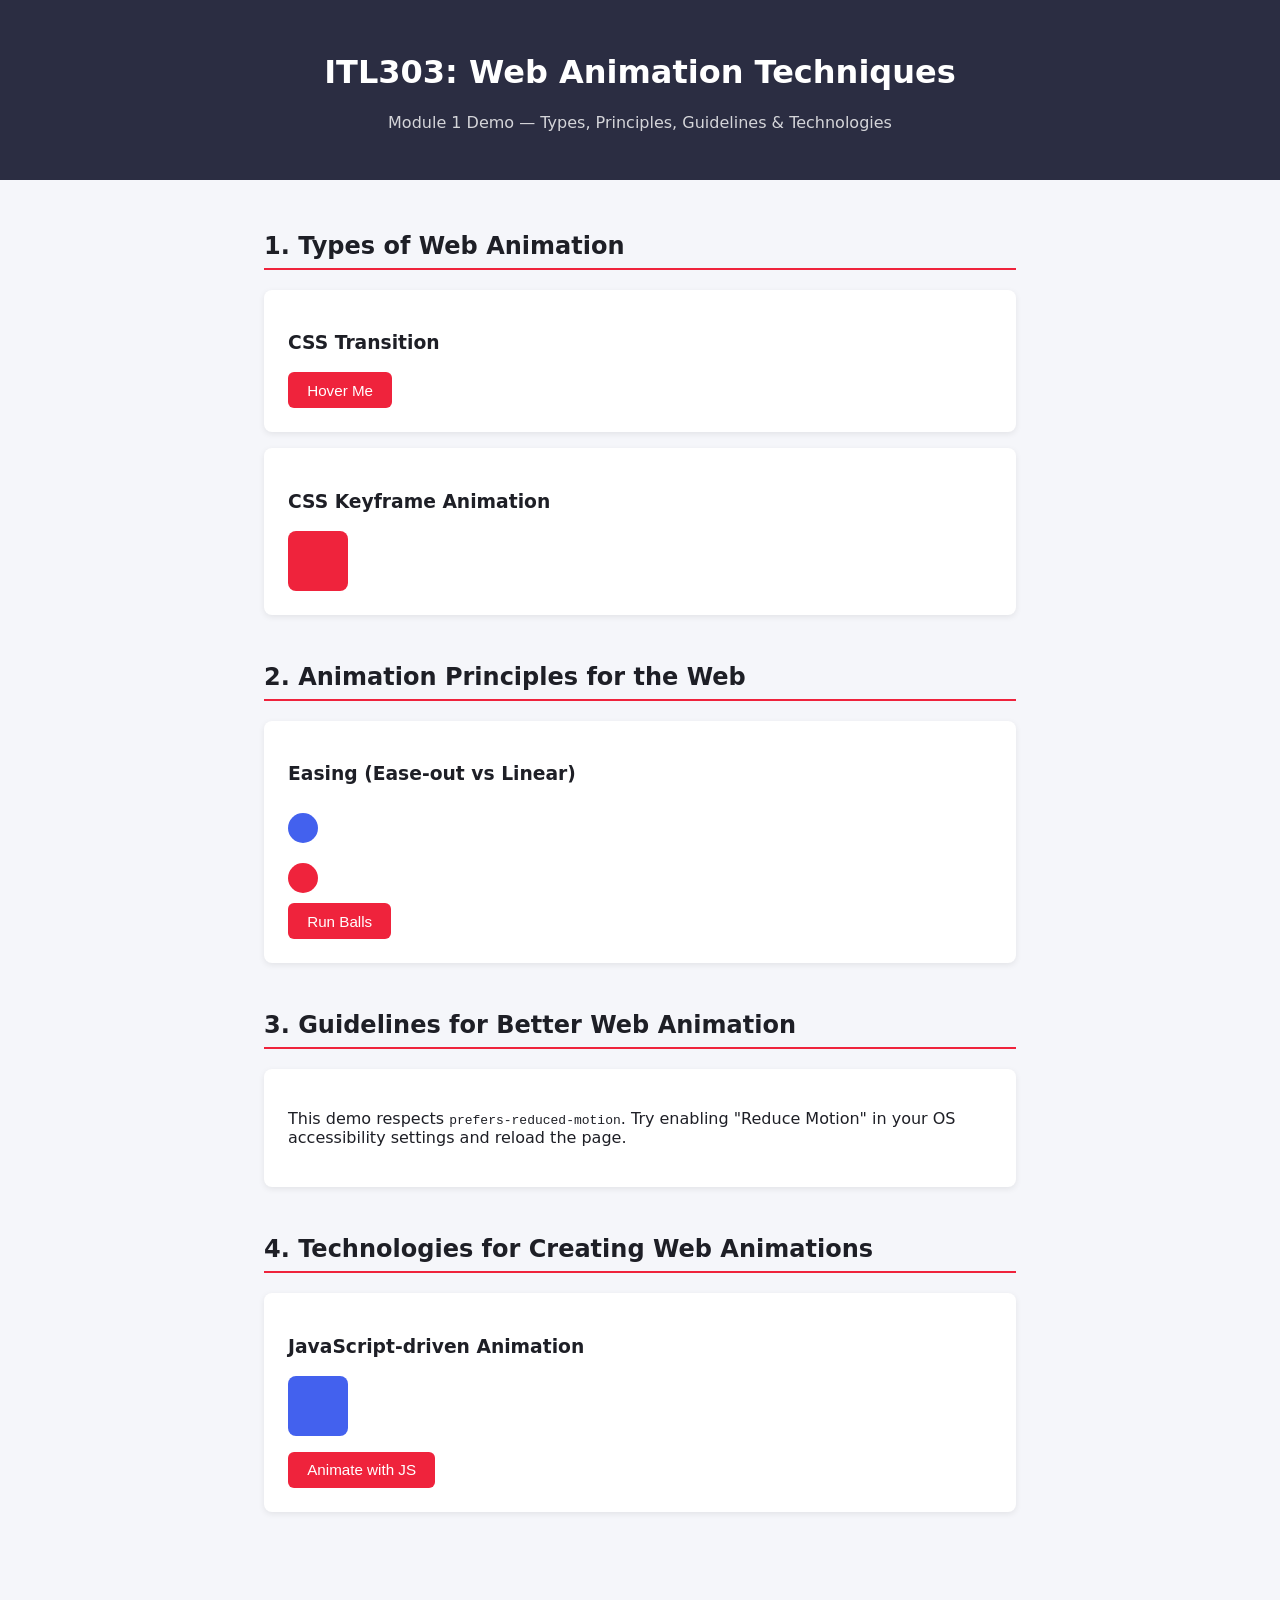
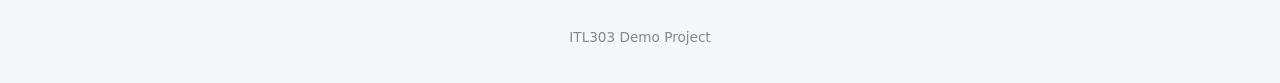
<file: index.html>
<!DOCTYPE html>
<html lang="en">
<head>
  <meta charset="UTF-8" />
  <meta name="viewport" content="width=device-width, initial-scale=1.0" />
  <title>ITL303 - Web Animation Demo</title>
  <link rel="stylesheet" href="css/style.css" />
</head>
<body>

  <header>
    <h1>ITL303: Web Animation Techniques</h1>
    <p>Module 1 Demo — Types, Principles, Guidelines &amp; Technologies</p>
  </header>

  <main>

    <!-- Section 1: Types of Web Animation -->
    <section id="types">
      <h2>1. Types of Web Animation</h2>

      <div class="demo-box">
        <h3>CSS Transition</h3>
        <button class="btn-transition">Hover Me</button>
      </div>

      <div class="demo-box">
        <h3>CSS Keyframe Animation</h3>
        <div class="box-keyframe"></div>
      </div>
    </section>

    <!-- Section 2: Animation Principles -->
    <section id="principles">
      <h2>2. Animation Principles for the Web</h2>
      <div class="demo-box">
        <h3>Easing (Ease-out vs Linear)</h3>
        <div class="track">
          <div class="ball ball-linear"></div>
          <div class="ball ball-easeout"></div>
        </div>
        <button class="btn-run">Run Balls</button>
      </div>
    </section>

    <!-- Section 3: Guidelines -->
    <section id="guidelines">
      <h2>3. Guidelines for Better Web Animation</h2>
      <div class="demo-box">
        <p>This demo respects <code>prefers-reduced-motion</code>. Try enabling
          "Reduce Motion" in your OS accessibility settings and reload the page.</p>
      </div>
    </section>

    <!-- Section 4: Technologies -->
    <section id="technologies">
      <h2>4. Technologies for Creating Web Animations</h2>
      <div class="demo-box">
        <h3>JavaScript-driven Animation</h3>
        <div class="box-js"></div>
        <button class="btn-js">Animate with JS</button>
      </div>
    </section>

  </main>

  <footer>
    <p>ITL303 Demo Project</p>
  </footer>

  <script src="js/script.js"></script>
</body>
</html>
</file>
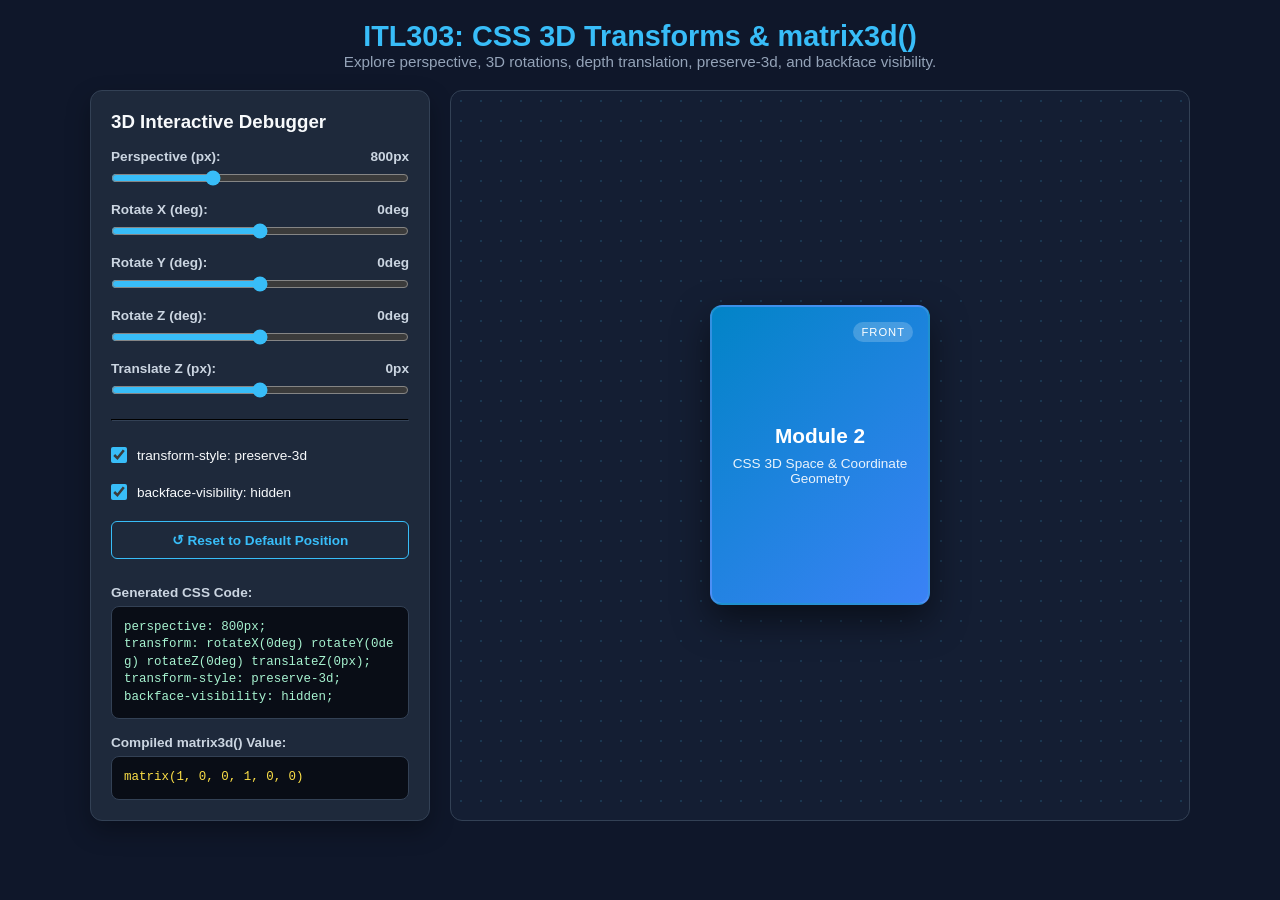
<file: demo3.html>
<!DOCTYPE html>
<html lang="en">
<head>
  <meta charset="UTF-8">
  <meta name="viewport" content="width=device-width, initial-scale=1.0">
  <title>ITL303 - Demo 3: CSS 3D Transforms & matrix3d()</title>
  <style>
    /* ==========================================================================
       ITL303: Web Animation Techniques - Module 2 (3D Transforms & Matrix)
       ========================================================================== */

    :root {
      --bg-color: #0f172a;
      --card-bg: #1e293b;
      --accent-color: #38bdf8;
      --accent-hover: #0284c7;
      --danger-color: #ef4444;
      --danger-hover: #dc2626;
      --text-color: #f8fafc;
      --panel-bg: #1e293b;
      --border-color: #334155;
    }

    * {
      box-sizing: border-box;
      margin: 0;
      padding: 0;
    }

    body {
      font-family: 'Segoe UI', Tahoma, Geneva, Verdana, sans-serif;
      background-color: var(--bg-color);
      color: var(--text-color);
      min-height: 100vh;
      display: flex;
      flex-direction: column;
      align-items: center;
      padding: 20px;
    }

    header {
      text-align: center;
      margin-bottom: 20px;
    }

    header h1 {
      font-size: 1.8rem;
      color: var(--accent-color);
    }

    header p {
      font-size: 0.95rem;
      color: #94a3b8;
    }

    .demo-container {
      display: grid;
      grid-template-columns: 340px 1fr;
      gap: 20px;
      width: 100%;
      max-width: 1100px;
    }

    /* --------------------------------------------------------------------------
       Control Panel Styling
       -------------------------------------------------------------------------- */
    .control-panel {
      background: var(--panel-bg);
      border: 1px solid var(--border-color);
      border-radius: 12px;
      padding: 20px;
      display: flex;
      flex-direction: column;
      gap: 16px;
      box-shadow: 0 10px 25px rgba(0,0,0,0.3);
    }

    .control-group {
      display: flex;
      flex-direction: column;
      gap: 6px;
    }

    .control-group label {
      font-size: 0.85rem;
      font-weight: 600;
      display: flex;
      justify-content: space-between;
      color: #cbd5e1;
    }

    .control-group input[type="range"] {
      width: 100%;
      accent-color: var(--accent-color);
      cursor: pointer;
    }

    .checkbox-group {
      display: flex;
      align-items: center;
      gap: 10px;
      font-size: 0.85rem;
      margin-top: 5px;
    }

    .checkbox-group input {
      accent-color: var(--accent-color);
      width: 16px;
      height: 16px;
      cursor: pointer;
    }

    /* Reset Button Style */
    .btn-reset {
      background-color: transparent;
      border: 1px solid var(--accent-color);
      color: var(--accent-color);
      padding: 10px 16px;
      border-radius: 6px;
      font-weight: 600;
      font-size: 0.85rem;
      cursor: pointer;
      transition: all 0.2s ease;
      margin-top: 5px;
    }

    .btn-reset:hover {
      background-color: var(--accent-color);
      color: #0f172a;
      box-shadow: 0 0 12px rgba(56, 189, 248, 0.4);
    }

    .btn-reset:active {
      transform: scale(0.98);
    }

    .code-preview {
      background-color: #090d16;
      border: 1px solid var(--border-color);
      border-radius: 8px;
      padding: 12px;
      font-family: 'Courier New', Courier, monospace;
      font-size: 0.78rem;
      color: #a7f3d0;
      white-space: pre-wrap;
      word-break: break-all;
      line-height: 1.4;
    }

    /* --------------------------------------------------------------------------
       3D Workspace / Stage Area
       -------------------------------------------------------------------------- */
    .stage-wrapper {
      background: #141e33;
      border: 1px solid var(--border-color);
      border-radius: 12px;
      display: flex;
      justify-content: center;
      align-items: center;
      min-height: 480px;
      position: relative;
      overflow: hidden;
      perspective: 800px;
      perspective-origin: 50% 50%;
    }

    .stage-grid {
      position: absolute;
      width: 100%;
      height: 100%;
      background-image: 
        radial-gradient(circle, rgba(56, 189, 248, 0.15) 1px, transparent 1px);
      background-size: 20px 20px;
      pointer-events: none;
    }

    /* --------------------------------------------------------------------------
       Target 3D Card Element
       -------------------------------------------------------------------------- */
    .card-3d-wrapper {
      width: 220px;
      height: 300px;
      position: relative;
      cursor: pointer;
      transform-style: preserve-3d;
      transition: transform 0.1s linear;
    }

    .card-face {
      position: absolute;
      width: 100%;
      height: 100%;
      border-radius: 12px;
      display: flex;
      flex-direction: column;
      justify-content: center;
      align-items: center;
      padding: 20px;
      text-align: center;
      box-shadow: 0 15px 35px rgba(0,0,0,0.5);
      backface-visibility: hidden;
      border: 2px solid rgba(255, 255, 255, 0.1);
    }

    .card-front {
      background: linear-gradient(135deg, #0284c7, #3b82f6);
      color: #ffffff;
    }

    .card-back {
      background: linear-gradient(135deg, #ec4899, #8b5cf6);
      color: #ffffff;
      transform: rotateY(180deg);
    }

    .card-face h3 {
      font-size: 1.3rem;
      margin-bottom: 8px;
    }

    .card-face p {
      font-size: 0.85rem;
      opacity: 0.9;
    }

    .badge {
      position: absolute;
      top: 15px;
      right: 15px;
      background: rgba(255, 255, 255, 0.2);
      padding: 4px 8px;
      border-radius: 20px;
      font-size: 0.7rem;
      text-transform: uppercase;
      letter-spacing: 1px;
    }
  </style>
</head>
<body>

  <header>
    <h1>ITL303: CSS 3D Transforms & matrix3d()</h1>
    <p>Explore perspective, 3D rotations, depth translation, preserve-3d, and backface visibility.</p>
  </header>

  <div class="demo-container">
    
    <div class="control-panel">
      <h3>3D Interactive Debugger</h3>

      <div class="control-group">
        <label>Perspective (px): <span id="val-perspective">800px</span></label>
        <input type="range" id="input-perspective" min="200" max="2000" value="800">
      </div>

      <div class="control-group">
        <label>Rotate X (deg): <span id="val-rotX">0deg</span></label>
        <input type="range" id="input-rotX" min="-180" max="180" value="0">
      </div>

      <div class="control-group">
        <label>Rotate Y (deg): <span id="val-rotY">0deg</span></label>
        <input type="range" id="input-rotY" min="-180" max="180" value="0">
      </div>

      <div class="control-group">
        <label>Rotate Z (deg): <span id="val-rotZ">0deg</span></label>
        <input type="range" id="input-rotZ" min="-180" max="180" value="0">
      </div>

      <div class="control-group">
        <label>Translate Z (px): <span id="val-transZ">0px</span></label>
        <input type="range" id="input-transZ" min="-200" max="200" value="0">
      </div>

      <hr style="border-color: var(--border-color); margin: 5px 0;">

      <div class="checkbox-group">
        <input type="checkbox" id="chk-preserve3d" checked>
        <label for="chk-preserve3d">transform-style: preserve-3d</label>
      </div>

      <div class="checkbox-group">
        <input type="checkbox" id="chk-backface" checked>
        <label for="chk-backface">backface-visibility: hidden</label>
      </div>

      <button type="button" class="btn-reset" id="btn-reset">↺ Reset to Default Position</button>

      <div class="control-group" style="margin-top: 10px;">
        <label>Generated CSS Code:</label>
        <div class="code-preview" id="code-output">
transform: rotateX(0deg) rotateY(0deg) rotateZ(0deg) translateZ(0px);
        </div>
      </div>

      <div class="control-group">
        <label>Compiled matrix3d() Value:</label>
        <div class="code-preview" id="matrix-output" style="color: #fde047;">
matrix3d(1, 0, 0, 0, 0, 1, 0, 0, 0, 0, 1, 0, 0, 0, 0, 1)
        </div>
      </div>
    </div>

    <div class="stage-wrapper" id="stage">
      <div class="stage-grid"></div>

      <div class="card-3d-wrapper" id="card">
        <div class="card-face card-front" id="card-front">
          <span class="badge">Front</span>
          <h3>Module 2</h3>
          <p>CSS 3D Space & Coordinate Geometry</p>
        </div>
        <div class="card-face card-back" id="card-back">
          <span class="badge">Back</span>
          <h3>Flipped!</h3>
          <p>backface-visibility determines if this side is visible when turned.</p>
        </div>
      </div>

    </div>

  </div>

  <script>
    // --------------------------------------------------------------------------
    // JavaScript Logic: Updating 3D CSS Styles in Real-time
    // --------------------------------------------------------------------------
    const stage = document.getElementById('stage');
    const card = document.getElementById('card');
    const cardFront = document.getElementById('card-front');
    const cardBack = document.getElementById('card-back');

    const inputPersp = document.getElementById('input-perspective');
    const inputRotX = document.getElementById('input-rotX');
    const inputRotY = document.getElementById('input-rotY');
    const inputRotZ = document.getElementById('input-rotZ');
    const inputTransZ = document.getElementById('input-transZ');

    const chkPreserve3D = document.getElementById('chk-preserve3d');
    const chkBackface = document.getElementById('chk-backface');
    const btnReset = document.getElementById('btn-reset');

    const valPersp = document.getElementById('val-perspective');
    const valRotX = document.getElementById('val-rotX');
    const valRotY = document.getElementById('val-rotY');
    const valRotZ = document.getElementById('val-rotZ');
    const valTransZ = document.getElementById('val-transZ');

    const codeOutput = document.getElementById('code-output');
    const matrixOutput = document.getElementById('matrix-output');

    function updateTransforms() {
      const p = inputPersp.value;
      const rx = inputRotX.value;
      const ry = inputRotY.value;
      const rz = inputRotZ.value;
      const tz = inputTransZ.value;

      // Update text values
      valPersp.textContent = p + 'px';
      valRotX.textContent = rx + 'deg';
      valRotY.textContent = ry + 'deg';
      valRotZ.textContent = rz + 'deg';
      valTransZ.textContent = tz + 'px';

      // Apply Parent Perspective
      stage.style.perspective = `${p}px`;

      // Apply 3D Transform to Card
      const transformString = `rotateX(${rx}deg) rotateY(${ry}deg) rotateZ(${rz}deg) translateZ(${tz}px)`;
      card.style.transform = transformString;

      // Toggle preserve-3d
      card.style.transformStyle = chkPreserve3D.checked ? 'preserve-3d' : 'flat';

      // Toggle backface-visibility
      const bfVal = chkBackface.checked ? 'hidden' : 'visible';
      cardFront.style.backfaceVisibility = bfVal;
      cardBack.style.backfaceVisibility = bfVal;

      // Display CSS String
      codeOutput.textContent = `perspective: ${p}px;\ntransform: ${transformString};\ntransform-style: ${chkPreserve3D.checked ? 'preserve-3d' : 'flat'};\nbackface-visibility: ${bfVal};`;

      // Compute and Display Compiled matrix3d() from the browser engine
      const computedTransform = window.getComputedStyle(card).transform;
      matrixOutput.textContent = computedTransform;
    }

    // Reset Function
    function resetToDefault() {
      inputPersp.value = 800;
      inputRotX.value = 0;
      inputRotY.value = 0;
      inputRotZ.value = 0;
      inputTransZ.value = 0;
      chkPreserve3D.checked = true;
      chkBackface.checked = true;
      
      // Re-apply values to element and code outputs
      updateTransforms();
    }

    // Attach Event Listeners
    [inputPersp, inputRotX, inputRotY, inputRotZ, inputTransZ].forEach(elem => {
      elem.addEventListener('input', updateTransforms);
    });

    [chkPreserve3D, chkBackface].forEach(elem => {
      elem.addEventListener('change', updateTransforms);
    });

    // Reset Button Event Listener
    btnReset.addEventListener('click', resetToDefault);

    // Initialize on load
    updateTransforms();
  </script>
</body>
</html>
</file>
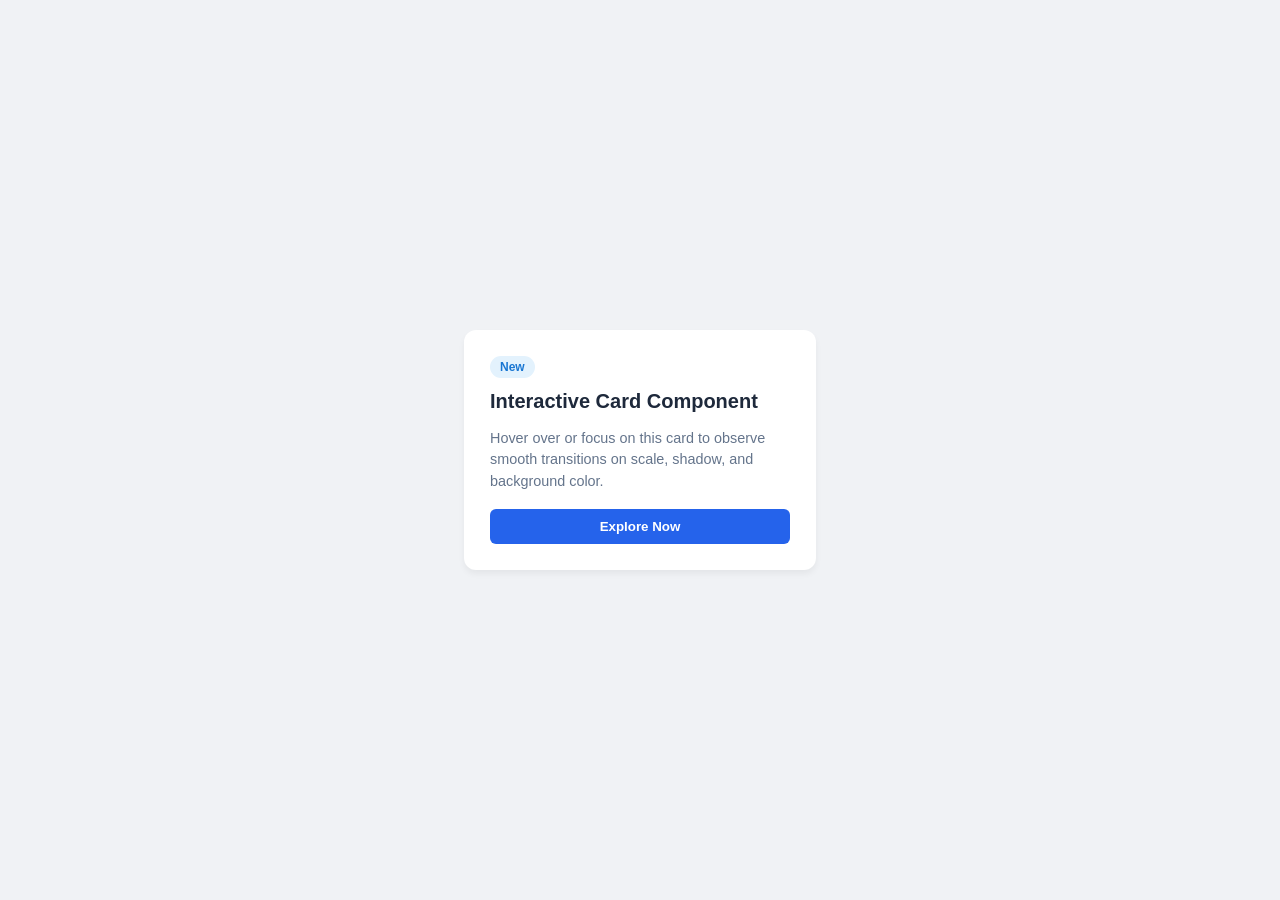
<file: demo4.html>
<!DOCTYPE html>
<html lang="en">
<head>
  <meta charset="UTF-8">
  <meta name="viewport" content="width=device-width, initial-scale=1.0">
  <title>CSS Transition Demo - ITL303</title>
  <link rel="stylesheet" href="css/style2.css">
</head>
<body>

  <div class="card-container">
    <div class="card" tabindex="0">
      <div class="card-badge">New</div>
      <h3 class="card-title">Interactive Card Component</h3>
      <p class="card-description">
        Hover over or focus on this card to observe smooth transitions on scale, shadow, and background color.
      </p>
      <button class="card-btn">Explore Now</button>
    </div>
  </div>

</body>
</html>
</file>
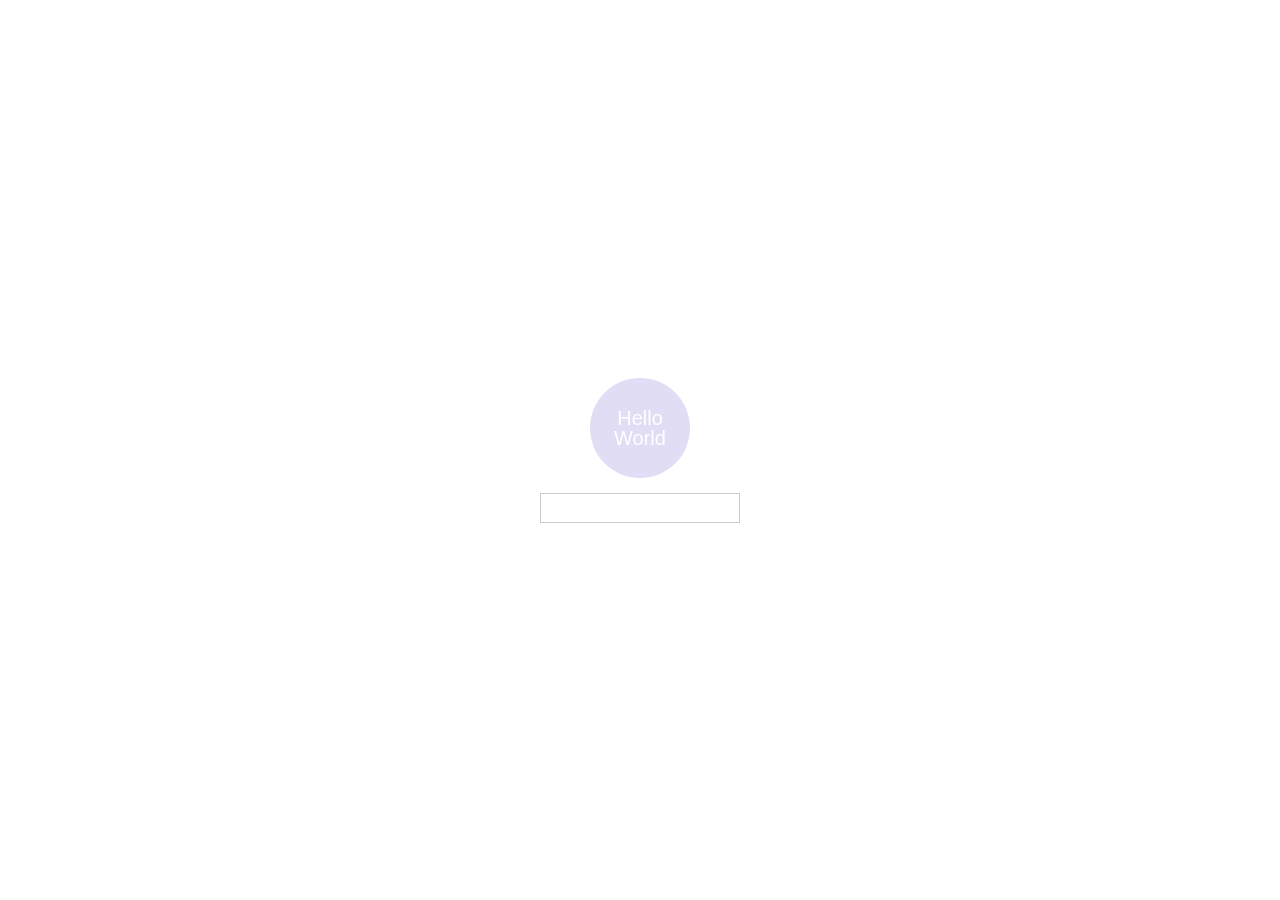
<file: demo5.html>
<html>
    <title>Demo 5</title>
    <body class="centralized">
       <div class="wrap-elements">
        <button class="btn">
        Hello World
        </button>
        <input class="txtbox"/>
       </div> 

</body>
</html>

<style>
  .btn {
    width: 100px;
    height: 100px;
    border-radius: 50%;
    border: none;
    background: slateblue;
    color: white;
    font-size: 20px;
    font-weight: 500;
    line-height: 1;
    opacity: 0.2; /* initial state */
    transition: transform 250ms ease 0.3s,
                opacity 400ms;  
  }
  .btn:hover {
    transform: translate(0px,-30px); 
     opacity: 1; /*final state */
  }
  .txtbox {
    padding: 10px;
    border: 1px solid #ccc;
    background: transparent;
    position: relative;
    z-index: 2;
    outline: none;    
    width:200px; 
    height:30px;
    transition: transform 250ms ease 0.1ms;
  }
  .txtbox:focus {
    transform: scale(1.5);
  }
  .centralized {
    display: flex;
    justify-content: center;
    align-items: center;
  }
  .wrap-elements{
    display: flex;
    flex-direction: column; 
    gap: 15px;              
    align-items: center;   
    justify-content: center;
  }
    

 
</style>
</file>
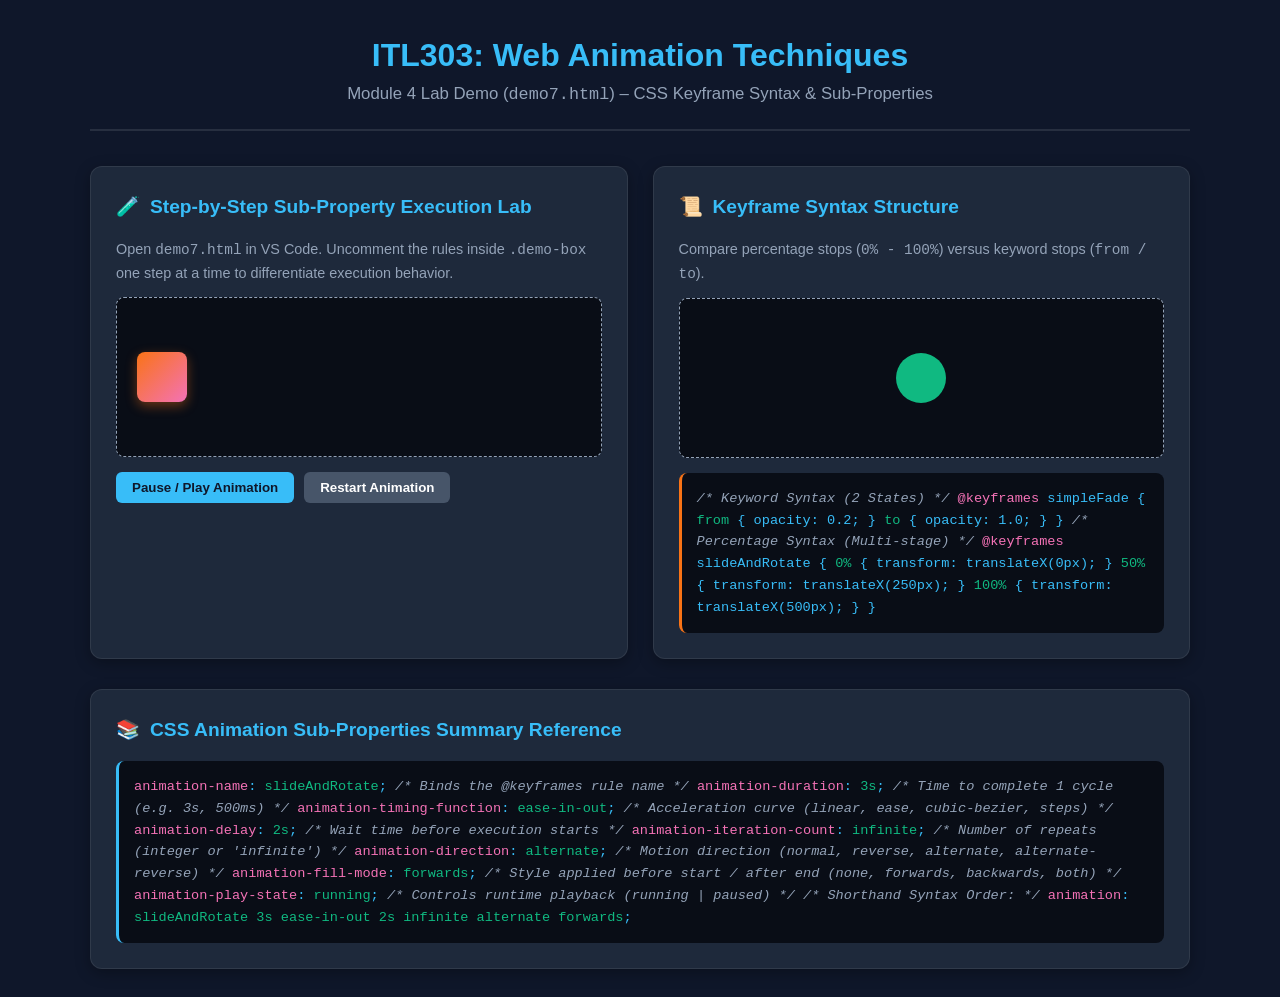
<file: demo7.html>
<!DOCTYPE html>
<html lang="en">
<head>
  <meta charset="UTF-8">
  <meta name="viewport" content="width=device-width, initial-scale=1.0">
  <title>ITL303 - Module 4: Keyframe Syntax & Sub-Properties (demo7.html)</title>
  
  <style>
    /* ==========================================================================
       1. LESSON THEME & LAYOUT STYLES
       ========================================================================== */
    :root {
      --bg-dark: #0f172a;
      --card-bg: #1e293b;
      --primary-cyan: #38bdf8;
      --accent-orange: #f97316;
      --accent-pink: #f472b6;
      --accent-green: #10b981;
      --text-light: #f8fafc;
      --text-muted: #94a3b8;
    }

    * {
      box-sizing: border-box;
      margin: 0;
      padding: 0;
    }

    body {
      font-family: 'Segoe UI', Tahoma, Geneva, Verdana, sans-serif;
      background-color: var(--bg-dark);
      color: var(--text-light);
      line-height: 1.6;
      padding: 30px 20px;
    }

    .container {
      max-width: 1100px;
      margin: 0 auto;
    }

    header {
      text-align: center;
      margin-bottom: 35px;
      padding-bottom: 20px;
      border-bottom: 2px solid rgba(255, 255, 255, 0.1);
    }

    header h1 {
      font-size: 2rem;
      color: var(--primary-cyan);
    }

    header p {
      color: var(--text-muted);
      font-size: 1.05rem;
    }

    .demo-grid {
      display: grid;
      grid-template-columns: repeat(auto-fit, minmax(320px, 1fr));
      gap: 25px;
      margin-bottom: 30px;
    }

    .card {
      background-color: var(--card-bg);
      border-radius: 12px;
      padding: 25px;
      box-shadow: 0 4px 15px rgba(0, 0, 0, 0.3);
      border: 1px solid rgba(255, 255, 255, 0.08);
    }

    .card h2 {
      font-size: 1.2rem;
      color: var(--primary-cyan);
      margin-bottom: 15px;
      display: flex;
      align-items: center;
      gap: 10px;
    }

    /* Stage Area for Demonstrating Motion */
    .stage {
      height: 160px;
      background-color: #090d16;
      border-radius: 8px;
      border: 1px dashed var(--text-muted);
      position: relative;
      overflow: hidden;
      margin-bottom: 15px;
      display: flex;
      align-items: center;
      padding: 0 20px;
    }

    /* Target Box for Testing Properties */
    .demo-box {
      width: 50px;
      height: 50px;
      border-radius: 8px;
      background: linear-gradient(135deg, var(--accent-orange), var(--accent-pink));
      box-shadow: 0 4px 12px rgba(249, 115, 22, 0.4);

      /* MANDATORY CORE PROPERTIES TO RUN AN ANIMATION */
      animation-name: slideAndRotate;
      animation-duration: 3s;

      /* ==========================================================================
        LESSON STEPS 
         ========================================================================== */

      /* --------------------------------------------------------------------------
         STEP 1: TIMING FUNCTIONS (EASING)
         Uncomment one timing-function to show acceleration curve differences:
         -------------------------------------------------------------------------- */
      /* animation-timing-function: linear; 
      /* animation-timing-function: ease-in-out; */
       /*animation-timing-function: cubic-bezier(0.68, -0.55, 0.27, 1.55);*//* Overshoot / Bounce back */
      /* animation-timing-function: steps(5, end);                        /* Stepwise jump execution */


      /* --------------------------------------------------------------------------
         STEP 2: ITERATION COUNT & DIRECTION
         Uncomment to demonstrate looping and direction reversals:
         -------------------------------------------------------------------------- */
      /* animation-iteration-count: infinite;  */
      /* animation-iteration-count: 2;  */
      /* animation-direction: reverse; */
      /* animation-direction: alternate;      Smooth back-and-forth ping-pong */


      /* --------------------------------------------------------------------------
         STEP 3: DELAY & FILL MODE
         Notice what happens during the 2s delay BEFORE start and AFTER completion:
         -------------------------------------------------------------------------- */
      /*animation-delay: 3s;*/ 
      /* animation-fill-mode: none; */       /* Default: returns to un-animated CSS state */
      /* animation-fill-mode: forwards; */   /* Retains 100% keyframe state when done */
      /* animation-fill-mode: backwards;  Applies 0% keyframe state during delay */
      /* animation-fill-mode: both;       Applies backwards + forwards rules */
    }

    /* Class toggled via JS for pause/resume discussion */
    .paused {
      animation-play-state: paused !important;
    }

    /* Code Display Styling */
    .code-block {
      background-color: #090d16;
      padding: 15px;
      border-radius: 8px;
      font-family: 'Consolas', 'Courier New', monospace;
      font-size: 0.85rem;
      color: var(--primary-cyan);
      overflow-x: auto;
      border-left: 3px solid var(--accent-orange);
    }

    .tag-prop { color: var(--accent-pink); }
    .tag-val { color: var(--accent-green); }
    .tag-comment { color: var(--text-muted); font-style: italic; }

    /* Controls */
    .btn {
      background-color: var(--primary-cyan);
      color: #0f172a;
      border: none;
      padding: 8px 16px;
      border-radius: 6px;
      font-weight: 700;
      cursor: pointer;
      transition: transform 0.1s ease;
    }

    .btn:hover {
      transform: translateY(-2px);
    }

    /* ==========================================================================
       2. KEYFRAME DEFINITIONS
       ========================================================================== */

    /* Basic Syntax 1: Percentage-based Multi-step Keyframes */
    @keyframes slideAndRotate {
      0% {
        transform: translateX(0px) rotate(0deg);
        background: linear-gradient(135deg, #f97316, #f472b6);
      }
      50% {
        transform: translateX(250px) rotate(180deg) scale(1.2);
        background: linear-gradient(135deg, #38bdf8, #818cf8);
      }
      100% {
        transform: translateX(500px) rotate(360deg);
        background: linear-gradient(135deg, #10b981, #059669);
      }
    }

    /* Basic Syntax 2: Keywords (from / to) Shorthand */
    @keyframes simpleFade {
      from {
        opacity: 0.2;
        transform: scale(0.8);
      }
      to {
        opacity: 1;
        transform: scale(1.1);
      }
    }

    .simple-box {
      width: 50px;
      height: 50px;
      background-color: var(--accent-green);
      border-radius: 50%;
      animation: simpleFade 1.5s ease-in-out infinite alternate;
    }
  </style>
</head>
<body>

  <div class="container">
    <header>
      <h1>ITL303: Web Animation Techniques</h1>
      <p>Module 4 Lab Demo (<code>demo7.html</code>) – CSS Keyframe Syntax & Sub-Properties</p>
    </header>

    <div class="demo-grid">

      <section class="card">
        <h2><span>🧪</span> Step-by-Step Sub-Property Execution Lab</h2>
        <p style="font-size: 0.9rem; color: var(--text-muted); margin-bottom: 12px;">
          Open <code>demo7.html</code> in VS Code. Uncomment the rules inside <code>.demo-box</code> one step at a time to differentiate execution behavior.
        </p>

        <div class="stage">
          <div class="demo-box" id="targetBox"></div>
        </div>

        <div style="display: flex; gap: 10px;">
          <button class="btn" onclick="togglePause()">Pause / Play Animation</button>
          <button class="btn" style="background-color: #475569; color: white;" onclick="restartAnimation()">Restart Animation</button>
        </div>
      </section>

      <section class="card">
        <h2><span>📜</span> Keyframe Syntax Structure</h2>
        <p style="font-size: 0.9rem; color: var(--text-muted); margin-bottom: 12px;">
          Compare percentage stops (<code>0% - 100%</code>) versus keyword stops (<code>from / to</code>).
        </p>

        <div class="stage" style="justify-content: center;">
          <div class="simple-box"></div>
        </div>

        <div class="code-block">
<span class="tag-comment">/* Keyword Syntax (2 States) */</span>
<span class="tag-prop">@keyframes</span> simpleFade {
  <span class="tag-val">from</span> { opacity: 0.2; }
  <span class="tag-val">to</span>   { opacity: 1.0; }
}

<span class="tag-comment">/* Percentage Syntax (Multi-stage) */</span>
<span class="tag-prop">@keyframes</span> slideAndRotate {
  <span class="tag-val">0%</span>   { transform: translateX(0px); }
  <span class="tag-val">50%</span>  { transform: translateX(250px); }
  <span class="tag-val">100%</span> { transform: translateX(500px); }
}
        </div>
      </section>

    </div>

    <section class="card">
      <h2><span>📚</span> CSS Animation Sub-Properties Summary Reference</h2>
      
      <div class="code-block" style="border-left-color: var(--primary-cyan);">
<span class="tag-prop">animation-name</span>: <span class="tag-val">slideAndRotate</span>;         <span class="tag-comment">/* Binds the @keyframes rule name */</span>
<span class="tag-prop">animation-duration</span>: <span class="tag-val">3s</span>;                 <span class="tag-comment">/* Time to complete 1 cycle (e.g. 3s, 500ms) */</span>
<span class="tag-prop">animation-timing-function</span>: <span class="tag-val">ease-in-out</span>;  <span class="tag-comment">/* Acceleration curve (linear, ease, cubic-bezier, steps) */</span>
<span class="tag-prop">animation-delay</span>: <span class="tag-val">2s</span>;                    <span class="tag-comment">/* Wait time before execution starts */</span>
<span class="tag-prop">animation-iteration-count</span>: <span class="tag-val">infinite</span>;    <span class="tag-comment">/* Number of repeats (integer or 'infinite') */</span>
<span class="tag-prop">animation-direction</span>: <span class="tag-val">alternate</span>;         <span class="tag-comment">/* Motion direction (normal, reverse, alternate, alternate-reverse) */</span>
<span class="tag-prop">animation-fill-mode</span>: <span class="tag-val">forwards</span>;          <span class="tag-comment">/* Style applied before start / after end (none, forwards, backwards, both) */</span>
<span class="tag-prop">animation-play-state</span>: <span class="tag-val">running</span>;          <span class="tag-comment">/* Controls runtime playback (running | paused) */</span>

<span class="tag-comment">/* Shorthand Syntax Order: */</span>
<span class="tag-prop">animation</span>: <span class="tag-val">slideAndRotate 3s ease-in-out 2s infinite alternate forwards</span>;
      </div>
    </section>
  </div>

  <script>
    // Pause / Resume runtime execution toggle
    function togglePause() {
      const box = document.getElementById('targetBox');
      box.classList.toggle('paused');
    }

    // Force animation reset for classroom demonstration
    function restartAnimation() {
      const box = document.getElementById('targetBox');
      box.style.animation = 'none';
      box.offsetHeight; /* Trigger DOM reflow */
      box.style.animation = null;
    }
  </script>
</body>
</html>
</file>
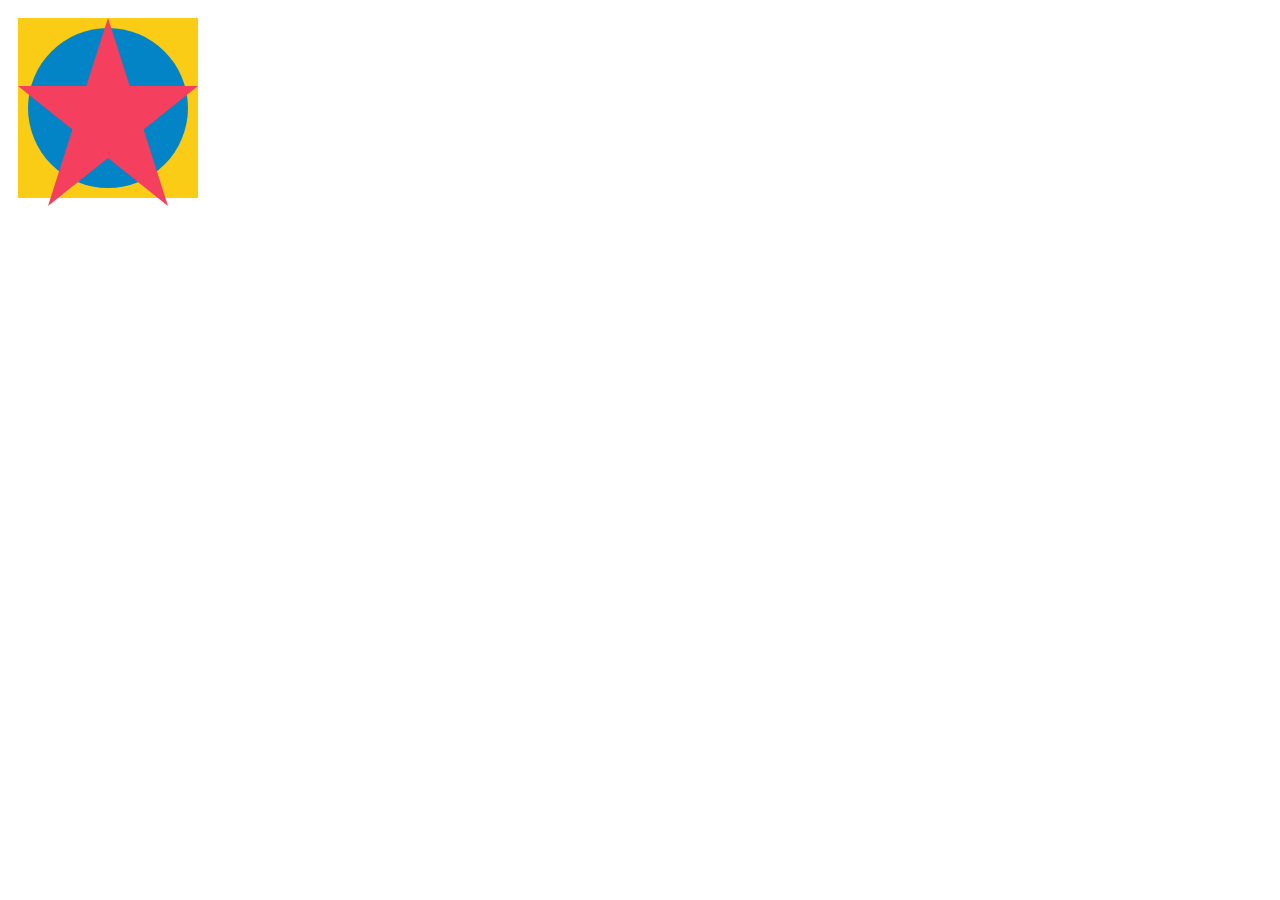
<file: demo8.html>
<html>
<head>
  <title>Demo 8 - SVG </title>
</head>
<body>
<!-- Outer SVG Container Node -->
<svg width="200" height="200" xmlns="http://www.w3.org/2000/svg">
  <!-- Vector elements live here inside the DOM -->
     <rect x="10" y="10" width="180" height="180" fill="#facc15" />
     <circle cx="100" cy="100" r="80" fill="#0284c7" />      
     <polygon points="100,10 40,198 190,78 10,78 160,198" fill="#f43f5e" />
</svg>


</body>


</html>
</file>
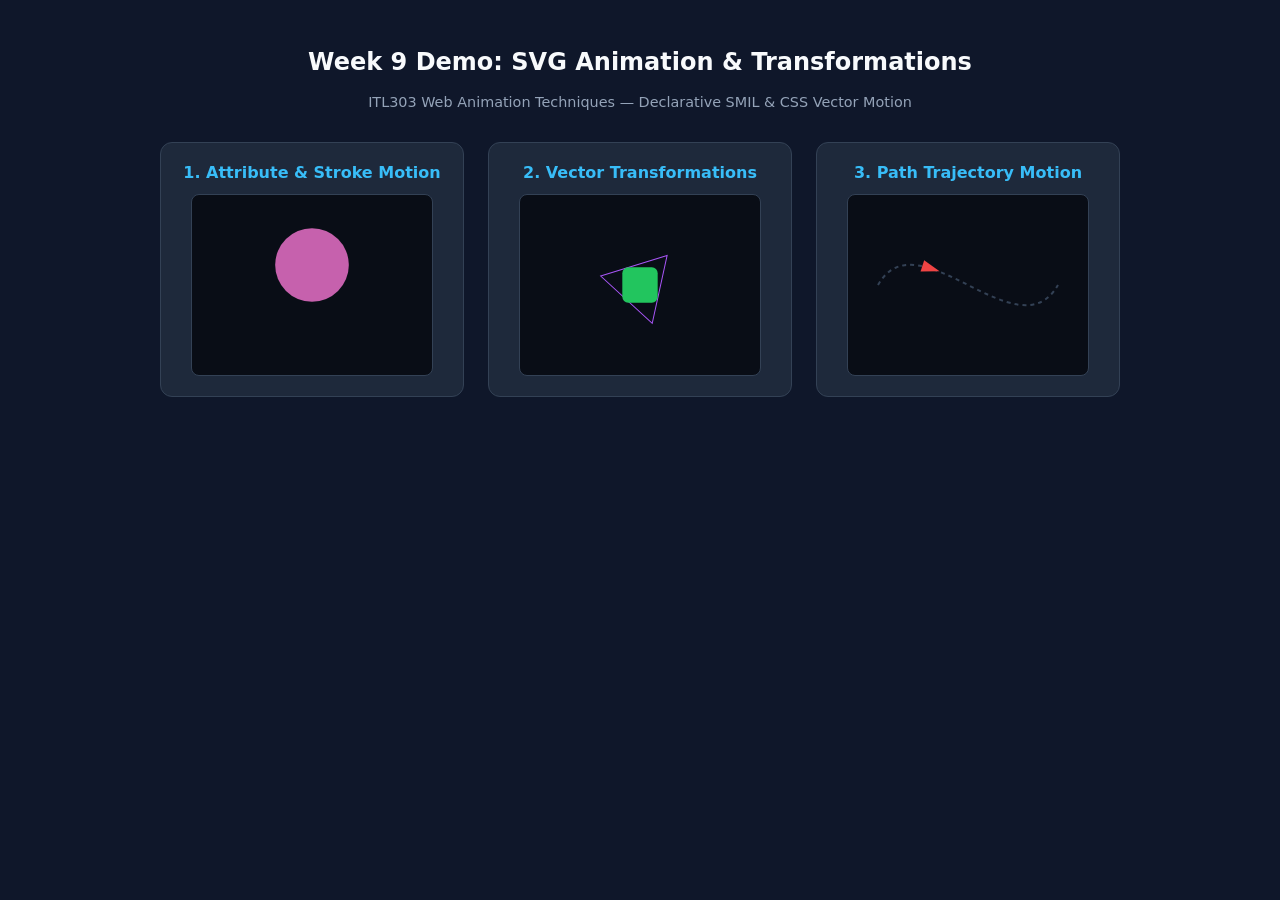
<file: demo9.html>
<!DOCTYPE html>
<html lang="en">
<head>
  <meta charset="UTF-8">
  <meta name="viewport" content="width=device-width, initial-scale=1.0">
  <title>ITL303 - Week 9: SVG Animation & Transformations</title>
  <style>
    body {
      font-family: system-ui, -apple-system, sans-serif;
      background-color: #0f172a;
      color: #f8fafc;
      margin: 0;
      padding: 2rem;
      display: flex;
      flex-direction: column;
      align-items: center;
    }
    h1 { margin-bottom: 0.25rem; font-size: 1.5rem; color: #f8fafc; }
    p { color: #94a3b8; font-size: 0.9rem; margin-bottom: 2rem; }
    
    .demo-grid {
      display: grid;
      grid-template-columns: repeat(auto-fit, minmax(280px, 1fr));
      gap: 1.5rem;
      width: 100%;
      max-width: 960px;
    }
    .card {
      background: #1e293b;
      border-radius: 12px;
      padding: 1.25rem;
      border: 1px solid #334155;
      display: flex;
      flex-direction: column;
      align-items: center;
    }
    .card h2 { font-size: 1rem; color: #38bdf8; margin: 0 0 0.75rem 0; }
    svg {
      background: #090d16;
      border-radius: 8px;
      border: 1px solid #334155;
    }

    /* Technique 1: CSS Path Drawing (stroke-dashoffset) */
    .draw-path {
      stroke-dasharray: 300;
      stroke-dashoffset: 300;
      animation: drawLine 3s ease-in-out infinite alternate;
    }
    @keyframes drawLine {
      to { stroke-dashoffset: 0; }
    }
  </style>
</head>
<body>

  <h1>Week 9 Demo: SVG Animation & Transformations</h1>
  <p>ITL303 Web Animation Techniques — Declarative SMIL & CSS Vector Motion</p>

  <div class="demo-grid">
    
    <!-- 1. Attribute & Stroke Property Animation -->
    <div class="card">
      <h2>1. Attribute & Stroke Motion</h2>
      <svg width="240" height="180" viewBox="0 0 240 180">
        <!-- SMIL <animate>: Pulsing radius & fill color -->
        <circle cx="120" cy="70" r="25" fill="#38bdf8">
          <animate attributeName="r" values="25; 40; 25" dur="3s" repeatCount="indefinite" />
          <animate attributeName="fill" values="#38bdf8; #ec4899; #38bdf8" dur="3s" repeatCount="indefinite" />
        </circle>
        
        <!-- CSS Line Drawing using stroke-dasharray & offset -->
        <path class="draw-path" d="M 30 140 Q 100 120 210 140" fill="none" stroke="#f59e0b" stroke-width="4" stroke-linecap="round" />
      </svg>
    </div>

    <!-- 2. Spatial Transformations (<animateTransform>) -->
    <div class="card">
      <h2>2. Vector Transformations</h2>
      <svg width="240" height="180" viewBox="0 0 240 180">
        <g transform="translate(120, 90)">
          <!-- Outer Polygon Rotation -->
          <polygon points="0,-40 35,20 -35,20" fill="none" stroke="#a855f7" stroke-width="1">
            <animateTransform 
              attributeName="transform" 
              type="rotate" 
              from="0" 
              to="180" 
              dur="5s" 
              repeatCount="indefinite" />
          </polygon>
          
          <!-- Inner Rect Scale Pulse -->
          <rect x="-12" y="-12" width="24" height="24" fill="#22c55e" rx="4">
            <animateTransform 
              attributeName="transform" 
              type="scale" 
              values="1; 1.5; 1" 
              dur="2.5s" 
              repeatCount="indefinite" />
          </rect>
        </g>
      </svg>
    </div>

    <!-- 3. Trajectory Motion (<animateMotion> & <mpath>) -->
    <div class="card">
      <h2>3. Path Trajectory Motion</h2>
      <svg width="240" height="180" viewBox="0 0 240 180">
        <!-- Visual Guide Path -->
        <path id="flightPath" d="M 30 90 C 70 20, 170 160, 210 90" fill="none" stroke="#334155" stroke-width="2" stroke-dasharray="4 4" />
        
        <!-- Moving Vector Object following the curve -->
        <g fill="#ef4444">
          <!-- Pointer shape facing forward along the path -->
          <path d="M -8 -6 L 10 0 L -8 6 Z" />
          
          <animateMotion dur="4s" repeatCount="indefinite" rotate="auto">
            <mpath href="#flightPath" />
          </animateMotion>
        </g>
      </svg>
    </div>

  </div>

</body>
</html>
</file>
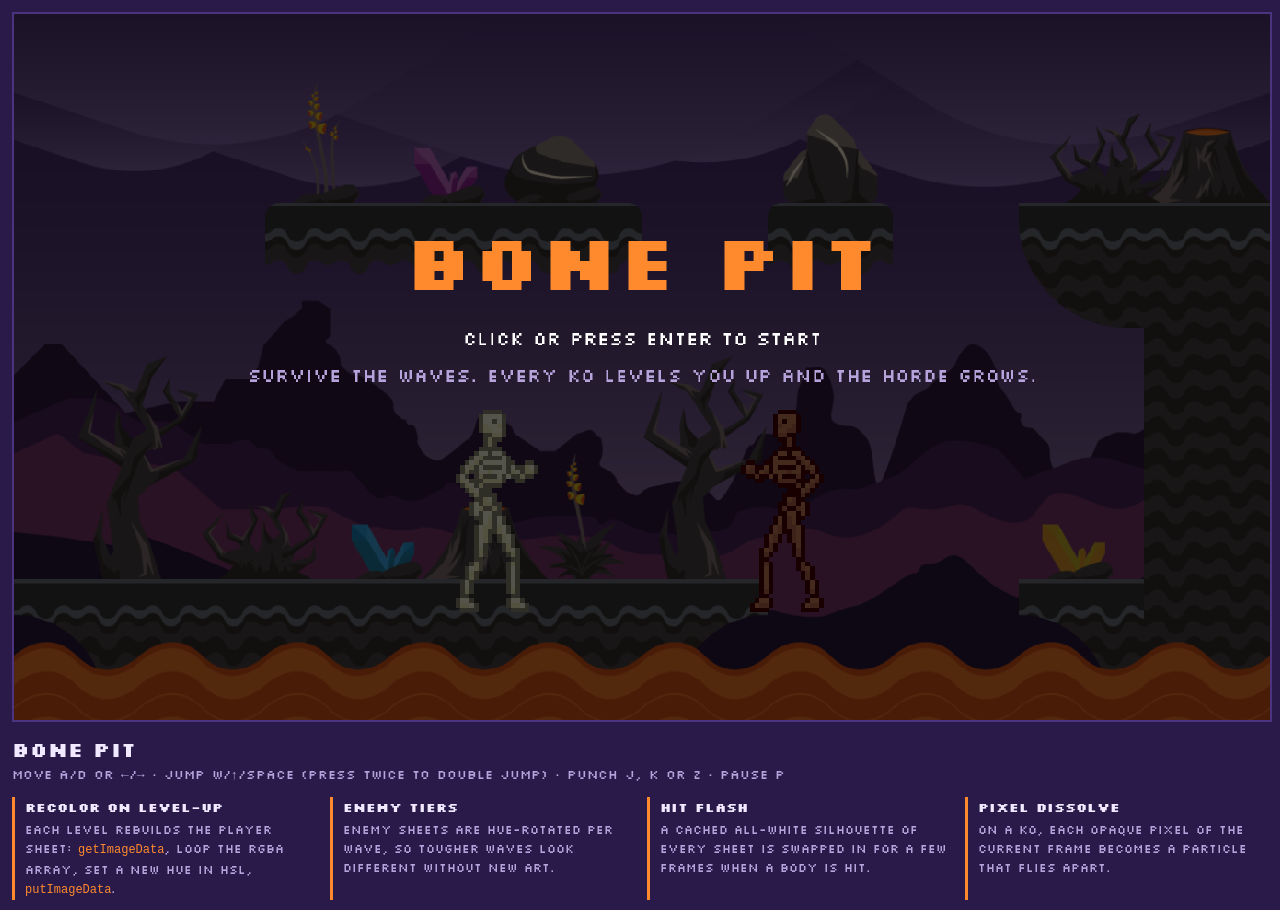
<file: Demo12/Bone Pit – Pixel Manipulation Demo.html>
<!doctype html>
<html lang="en"><head><meta charset="utf-8">
<meta name="viewport" content="width=device-width, initial-scale=1, viewport-fit=cover">
<title>Bone Pit – Pixel Manipulation Demo</title>
<link href="https://fonts.googleapis.com/css2?family=Silkscreen:wght@400;700&display=swap" rel="stylesheet">
<style>
:root{--bg:#2a1a4a;--ink:#f1e9ff;--mute:#b6a3dc;--acc:#ff8a2e;--line:#4b3380;box-sizing:border-box;padding-top:env(safe-area-inset-top,0px);padding-bottom:env(safe-area-inset-bottom,0px)}
@media (prefers-color-scheme:dark){:root:not([data-theme="light"]){--bg:#160d28;--line:#3a2766}}
:root[data-theme="dark"]{--bg:#160d28;--line:#3a2766}
html,body{margin:0;background:var(--bg);color:var(--ink);font-family:'Silkscreen','Courier New',monospace}
main{max-width:1365px;margin:0 auto;padding:12px}
canvas{display:block;width:100%;height:auto;max-width:100%;image-rendering:pixelated;background:#000;border:2px solid var(--line)}
h1{font-size:20px;margin:14px 0 4px}
.keys{color:var(--mute);font-size:13px;margin:0 0 14px}
.notes{display:grid;grid-template-columns:repeat(auto-fit,minmax(240px,1fr));gap:14px;font-size:12px;line-height:1.6;color:var(--mute)}
.notes div{border-left:3px solid var(--acc);padding-left:10px}
.notes b{display:block;color:var(--ink);font-size:13px;margin-bottom:2px}
code{color:var(--acc)}
</style></head><body><main>
<canvas id="c" width="1365" height="767" tabindex="0"></canvas>
<h1>Bone Pit</h1>
<p class="keys">Move A/D or ←/→ · Jump W/↑/Space (press twice to double jump) · Punch J, K or Z · Pause P</p>
<section class="notes">
<div><b>Recolor on level-up</b>Each level rebuilds the player sheet: <code>getImageData</code>, loop the RGBA array, set a new hue in HSL, <code>putImageData</code>.</div>
<div><b>Enemy tiers</b>Enemy sheets are hue-rotated per wave, so tougher waves look different without new art.</div>
<div><b>Hit flash</b>A cached all-white silhouette of every sheet is swapped in for a few frames when a body is hit.</div>
<div><b>Pixel dissolve</b>On a KO, each opaque pixel of the current frame becomes a particle that flies apart.</div>
</section>
</main>
<script>
const W=1365,H=767,S=2.5,CW=32,CH=64,G=2200;
const cv=document.getElementById('c'),ctx=cv.getContext('2d');ctx.imageSmoothingEnabled=false;
const load=s=>new Promise(r=>{const i=new Image();i.onload=()=>r(i);i.src=s});
const PL=[{x1:0,x2:819,y:614},{x1:1092,x2:1228,y:614},{x1:273,x2:682,y:205},{x1:819,x2:955,y:205},{x1:1092,x2:1365,y:205}];
const ANIM={idle:{f:[[1,0],[1,1],[1,2],[1,1]],fps:5},walk:{f:[[0,1],[0,2],[0,3],[0,4],[0,5],[0,6]],fps:11},jump:{f:[[1,7]],fps:1},fall:{f:[[5,1]],fps:1},hurt:{f:[[1,4]],fps:1}};
const ATK=[[[2,4],[2,5],[2,4]],[[2,7],[2,8],[2,7]]],ATK_T=.27;
let IMG={},cache={};
/* ---- pixel manipulation helpers ---- */
function toHSL(r,g,b){
  r/=255;
  g/=255;
  b/=255;
  const M=Math.max(r,g,b),m=Math.min(r,g,b),l=(M+m)/2,d=M-m;
  let h=0,s=0;
  if(d){
    s=d/(1-Math.abs(2*l-1));
    h=M==r?((g-b)/d)%6:M==g?(b-r)/d+2:(r-g)/d+4;
    h*=60;
    if(h<0)
      h+=360
    }return[h,s,l]
  }
function toRGB(h,s,l){
  h=((h%360)+360)%360;
  const c=(1-Math.abs(2*l-1))*s,x=c*(1-Math.abs((h/60)%2-1)),m=l-c/2;
  const a=h<60?[c,x,0]:h<120?[x,c,0]:h<180?[0,c,x]:h<240?[0,x,c]:h<300?[x,0,c]:[c,0,x];
  return a.map(v=>Math.round((v+m)*255))
}

function sheet(kind,key,fn)
{
  const k=kind+key;
    if(cache[k])return cache[k];
  const img=kind=='p'?IMG.skel:IMG.blood,c=document.createElement('canvas');
    c.width=img.width;
    c.height=img.height;
  const x=c.getContext('2d');
    x.drawImage(img,0,0);
  const d=x.getImageData(0,0,c.width,c.height),
        p=d.data;
    for(let i=0;i<p.length;i+=4)if(p[i+3]){
        const o=fn(p[i],p[i+1],p[i+2]);
        p[i]=o[0];
        p[i+1]=o[1];
        p[i+2]=o[2]
      }
        x.putImageData(d,0,0);
        return cache[k]=c
}

const pFn=L=>L<2?(r,g,b)=>[r,g,b]:(r,g,b)=>
{
  const[h,s,l]=toHSL(r,g,b);
  return toRGB(L*47,Math.min(1,s+.6),l)
};

const eFn=T=>(r,g,b)=>
{
  const[h,s,l]=toHSL(r,g,b);
  return toRGB(h+T*55,s,l)
};

const body=e=>e.kind=='p'?sheet('p','L'+P.lv,pFn(P.lv)):sheet('e','T'+e.tier,eFn(e.tier));

const white=e=>e.kind=='p'?sheet('p','F'+P.lv,()=>[255,255,255]):sheet('e','F'+e.tier,()=>[255,255,255]);

/* ---- state ---- */
let P,E,PT,state='title',T=0,wave=1,kos=0,spT=0,toast=0,paused=false,keys={},last=0;
const rnd=(a,b)=>a+Math.random()*(b-a);

function mk(kind,x,y,o)
{
  return Object.assign(
    {
      kind,
      x,y,
      vx:0,
      vy:0,
      face:1,
      hp:30,
      max:30,
      ground:false,
      jumps:0,
      t:0,
      atk:0,
      atkT:0,
      hit:0,
      inv:0,
      cd:0,
      stun:0,
      sp:1,
      done:false,tier:0
    },o)
}

function reset()
{
  P=mk('p',400,614,{hp:100,max:100,lv:1,xp:0,need:40});
  E=[];
  PT=[];
  T=0;
  wave=1;
  kos=0;
  spT=1;
  toast=0
}

function jump(e)
{
  if(e.ground)
  {
    e.vy=-1050;
    e.ground=false;
    e.jumps=1
  }
  else if(e.jumps<2)
  {
    e.vy=-1000;
    e.jumps=2
  }
}

function phys(e,dt)
{
  e.vy+=G*dt;
  const py=e.y;
  e.x+=e.vx*dt;
  e.y+=e.vy*dt;
  if(py>345&&e.x>1210)
  {
    e.x=1210;
    e.ground=false;
  }
    if(e.vy>=0)
      for(const p of PL)
        if(e.x>p.x1-6&&e.x<p.x2+6&&py<=p.y+4&&e.y>=p.y)
        {
          e.y=p.y;
          e.vy=0;
          e.ground=true;
          e.jumps=0;
          break
        }
  e.x=Math.max(25,Math.min(1340,e.x))
}

function startAtk(e)
  {
    if(e.atk||e.stun>0)
      return;
    e.atk=1+(e.combo=!e.combo?1:0);
    e.atkT=0;e.done=false
  }
function dissolve(e,fr)
{
  const c=body(e),d=c.getContext('2d').getImageData(fr[1]*CW,fr[0]*CH,CW,CH).data;
    for(let i=0;i<d.length;i+=4)
      if(d[i+3]&&PT.length<3000)
      {
        const px=(i/4)%CW,py=Math.floor(i/4/CW);
          PT.push(
            {
              x:e.x+(px-16)*S*e.face,
              y:e.y+(py-64)*S,
              vx:(px-16)*e.face*rnd(4,9)*S+e.kb*.5,
              vy:rnd(-700,-100),
              c:`rgb(${d[i]},${d[i+1]},${d[i+2]})`,
              l:rnd(.6,1.2)
            })
      }
}

function hurtE(e,dmg,dir)
{
  if(e.sp<1)
    return;
  e.hp-=dmg;
  e.hit=.15;
  e.stun=.2;e.vx=dir*380;
  e.vy=-320;
  e.ground=false;
  e.kb=dir*300;
  if(e.hp<=0&&!e.dead)
    {
      e.dead=1;
      kos++;
      dissolve(e,frameOf(e));
      P.xp+=10+wave*2;
      if(P.xp>=P.need)
      {
        P.xp-=P.need;P.lv++;
        P.need=40+(P.lv-1)*30;
        P.max+=15;
        P.hp=Math.min(P.max,P.hp+P.max*.6);
        P.hit=.5;
        toast=1.6
      }
    }
}

function hurtP(dmg,dir)
{
  if(P.inv>0)
    return;
  P.hp-=dmg;
  P.inv=.7;
  P.hit=.15;
  P.stun=.2;
  P.vx=dir*420;
  P.vy=-380;
  P.ground=false;
 if(P.hp<=0)
 {
  P.dead=1;
  state='over';
  dissolve(Object.assign(P,{kb:0}),frameOf(P))
 }
}

function frameOf(e)
{
  if(e.atk)
  {
    return ATK[e.atk-1][e.atkT<.07?0:e.atkT<.18?1:2];
  }
  const a=e.stun>0?ANIM.hurt:!e.ground?(e.vy<0?ANIM.jump:ANIM.fall):Math.abs(e.vx)>20?ANIM.walk:ANIM.idle;
  return a.f[Math.floor(e.t*a.fps)%a.f.length]
}

function swing(e,dt,reach,dmgFn,targets,asp)
{
  if(!e.atk)
  {
    return;
  }
  e.atkT+=dt*asp;
  if(e.atkT>=.07&&!e.done)
  {
    e.done=true;
    for(const t of targets)
    {
      if(!t.dead&&(t.x-e.x)*e.face>-10&&(t.x-e.x)*e.face<reach&&Math.abs(t.y-e.y)<110)
      {
        dmgFn(t,e.face);
      }
    }
  }
  if(e.atkT>=ATK_T)
  {
    e.atk=0;
  }
}
function update(dt)
{
  T+=dt;
  wave=1+Math.floor(T/20);
 const L=P.lv,spd=300+L*5,asp=1+L*.08,dmg=12+L*3;
  P.t+=dt;
  P.hit-=dt;
  P.inv-=dt;
  P.stun-=dt;
  if(P.stun<=0)
  {
    const m=(keys.ArrowRight||keys.d?1:0)-(keys.ArrowLeft||keys.a?1:0);
    if(!P.atk||!P.ground)
      P.vx=m*spd;
    else 
      P.vx=0;
    if(m&&!P.atk)
      P.face=m;
  if(keys.j||keys.k||keys.z)
    startAtk(P) 
  }
 else 
  P.vx*=.92;
 if(P.atk&&P.ground&&P.stun<=0)
  P.vx=0;
 phys(P,dt);
 swing(P,dt,120,(t,d)=>hurtE(t,dmg,d),E,asp);
 if(P.y>715)
  {
    P.y=-50;
    P.x=rnd(300,700);
    P.vy=0;
    hurtP(15,0);
    P.inv=1.2
  }
 spT-=dt;
 const cap=Math.min(4+wave*2,40),iv=Math.max(.3,2.4-wave*.2);
  if(spT<=0&&E.length<cap)
    {
      spT=iv;
      const p=PL[Math.random()*PL.length|0];
      let x=rnd(p.x1+30,p.x2-30);
      if(Math.abs(x-P.x)>220)
      E.push(mk('e',x,p.y,
          {
            sp:0,
            hp:20+wave*8,
            tier:Math.min(5,Math.floor((wave-1)/2)),
            spd:rnd(70,110)+wave*7,
            jt:0
          }
        )
      ) 
    }
 for(const e of E)
 {e.t+=dt;
  e.hit-=dt;
  e.stun-=dt;
  e.cd-=dt;
  e.jt-=dt;
    if(e.sp<1)
    {
      e.sp=Math.min(1,e.sp+dt*2.5);
      phys(e,dt);
      continue
    }
  const dx=P.x-e.x,ad=Math.abs(dx);
  if(e.stun<=0)
    {
      e.face=dx>0?1:-1;
        if(e.atk||ad<70)
          e.vx=0;
        else 
          e.vx=e.face*Math.min(e.spd,190);
        if(ad<85&&Math.abs(P.y-e.y)<90&&e.cd<=0&&!e.atk&&!P.dead)
          {
            startAtk(e);
            e.cd=rnd(.9,1.6)
          }
        if(P.y<e.y-120&&ad<280&&e.jt<=0&&e.ground)
        {
          jump(e);
          e.jt=rnd(.8,1.6)
        }
        else if(e.jumps==1&&e.vy>-80&&P.y<e.y-150&&e.vy<200)
        jump(e)
      }
  else 
    e.vx*=.93;
  phys(e,dt);
  swing(e,dt,95,(t,d)=>hurtP(4+wave*1.5|0,d),[P],1);
    if(e.y>715)
      e.dead=1}
  E=E.filter(e=>!e.dead);
 for(const p of PT)
 {
  p.x+=p.vx*dt;
  p.y+=p.vy*dt;
  p.vy+=1500*dt;
  p.l-=dt
  }
  PT=PT.filter(p=>p.l>0&&p.y<H+20);
 toast-=dt
}
/* ---- drawing ---- */
function drawE(e)
  {
    if(e.dead)return;
    const fr=frameOf(e),fl=e.hit>0&&Math.floor(e.hit*40)%2==0,src=fl?white(e):body(e),hh=Math.max(1,Math.round(CH*e.sp));
  ctx.save();
  ctx.globalAlpha=e.inv>0&&Math.floor(e.inv*16)%2?.45:1;
  ctx.translate(e.x,e.y+S);
  ctx.scale(e.face,1);
  ctx.drawImage(src,fr[1]*CW,fr[0]*CH+CH-hh,CW,hh,-CW*S/2,-hh*S,CW*S,hh*S);
  ctx.restore()}
function bar(x,y,w,f,c,label)
{
  ctx.fillStyle='#0008';
  ctx.fillRect(x-2,y-2,w+4,16+4);
  ctx.fillStyle=c;
  ctx.fillRect(x,y,w*Math.max(0,Math.min(1,f)),16);
  ctx.fillStyle='#fff';
  ctx.font='12px Silkscreen,monospace';
  ctx.fillText(label,x+6,y+12)
}
function hud()
{
  bar(20,20,300,P.hp/P.max,'#d8412f',`HP ${Math.max(0,P.hp|0)}/${P.max}`);
  bar(20,46,300,P.xp/P.need,'#e8b73b',`LV ${P.lv}  XP ${P.xp}/${P.need}`);
  ctx.fillStyle='#0008';
  ctx.fillRect(W-330,18,310,46);
  ctx.fillStyle='#fff';
  ctx.font='14px Silkscreen,monospace';
  ctx.textAlign='right';
  ctx.fillText(`WAVE ${wave}   KOS ${kos}`,W-30,38);
  ctx.fillText(`ENEMIES ${E.length}   TIME ${T|0}s`,W-30,58);
  ctx.textAlign='left';
    if(toast>0)
    {
      ctx.textAlign='center';
      ctx.font='bold 40px Silkscreen,monospace';
      ctx.fillStyle='#ffd34d';
      ctx.fillText(`LEVEL ${P.lv}!`,P.x,P.y-200-(1.6-toast)*30);
      ctx.textAlign='left'
    }
}
function banner(t1,t2,t3)
{
  ctx.fillStyle='#000a';
  ctx.fillRect(0,0,W,H);
  ctx.textAlign='center';
  ctx.fillStyle='#ff8a2e';
  ctx.font='bold 84px Silkscreen,monospace';
  ctx.fillText(t1,W/2,300);
  ctx.fillStyle='#fff';
  ctx.font='20px Silkscreen,monospace';
  ctx.fillText(t2,W/2,360);
  ctx.fillStyle='#b6a3dc';
  ctx.fillText(t3,W/2,400);
  ctx.textAlign='left'
}
function render(){
  ctx.clearRect(0,0,W,H);
  ctx.drawImage(IMG.stage,0,0,W,H);
   if(state=='title')
   {
    const f=[1,Math.floor(T*5)%3];
    ctx.drawImage(sheet('p','L1',pFn(1)),f[1]*CW,CH,CW,CH,520-CW*S,330,CW*S*2,CH*S*2);
    ctx.save();
    ctx.translate(840,330);
    ctx.scale(-1,1);
    ctx.drawImage(sheet('e','T0',eFn(0)),f[1]*CW,CH,CW,CH,-CW*S,0,CW*S*2,CH*S*2);
    ctx.restore();
    banner('BONE PIT','Click or press Enter to start','Survive the waves. Every KO levels you up and the horde grows.');
    return
  }
 for(const e of E)
  drawE(e);
  if(!P.dead)
    drawE(P);
 for(const p of PT)
 {
  ctx.globalAlpha=Math.min(1,p.l*2);
  ctx.fillStyle=p.c;
  ctx.fillRect(p.x|0,p.y|0,S,S)
 }
  ctx.globalAlpha=1;
  hud();
 if(state=='over')
  banner('GAME OVER',`Level ${P.lv} · Wave ${wave} · ${kos} KOs`,'Click or press Enter to try again');
 else if(paused)
  banner('PAUSED','Press P to resume','')
}

function loop(ts)
{
  const dt=Math.min(.033,(ts-last)/1000||0);
  last=ts;
  if(state=='title')T+=dt;
  else if(!paused)update(dt);
  else{}
  if(state=='over')
  {
    for(const p of PT)
    {
      p.x+=p.vx*dt;
      p.y+=p.vy*dt;
      p.vy+=1500*dt;
      p.l-=dt
    }
    PT=PT.filter(p=>p.l>0)
  }
 render();requestAnimationFrame(loop)
}
function start()
{
  if(state!='play')
  {reset();
    state='play'
  }
}
addEventListener('keydown',e=>{const k=e.key.length>1?e.key:e.key.toLowerCase();
  if(['ArrowLeft','ArrowRight','ArrowUp',' '].includes(k))e.preventDefault();
  if(!keys[k]&&state=='play'&&!paused&&!P.dead&&P.stun<=0&&(k=='ArrowUp'||k=='w'||k==' '))jump(P);
  if(k=='Enter')start();
  if(k=='p'&&state=='play')paused=!paused;
  keys[k]=1});
addEventListener('keyup',e=>{keys[e.key.length>1?e.key:e.key.toLowerCase()]=0});
cv.addEventListener('pointerdown',start);
Promise.all([load('[data-uri]'),load('[data-uri]'),load('[data-uri]'),document.fonts?document.fonts.load('12px Silkscreen').catch(()=>0):0]).then(([a,b,c])=>{IMG={stage:a,skel:b,blood:c};reset();state='title';requestAnimationFrame(loop)});
</script></body></html>
</file>
<file: css/style.css>
* {
  box-sizing: border-box;
}

body {
  font-family: system-ui, -apple-system, "Segoe UI", Roboto, sans-serif;
  margin: 0;
  background: #f5f6fa;
  color: #1e1f26;
}

header {
  background: #2b2d42;
  color: #fff;
  padding: 2rem 1.5rem;
  text-align: center;
}

header p {
  opacity: 0.8;
  margin-top: 0.25rem;
}

main {
  max-width: 800px;
  margin: 0 auto;
  padding: 2rem 1.5rem;
}

section {
  margin-bottom: 3rem;
}

h2 {
  border-bottom: 2px solid #ef233c;
  padding-bottom: 0.5rem;
}

.demo-box {
  background: #fff;
  border-radius: 8px;
  padding: 1.5rem;
  margin-top: 1rem;
  box-shadow: 0 2px 6px rgba(0, 0, 0, 0.08);
}

button {
  background: #ef233c;
  color: #fff;
  border: none;
  padding: 0.6rem 1.2rem;
  border-radius: 6px;
  cursor: pointer;
  font-size: 0.95rem;
}

button:hover {
  background: #d90429;
}

/* --- 1. Types of Web Animation --- */

/* CSS transition example */
.btn-transition {
  transition: transform 0.3s ease, background-color 0.3s ease;
}

.btn-transition:hover {
  transform: scale(1.1);
  background-color: #2b2d42;
}

/* CSS keyframe animation example */
.box-keyframe {
  width: 60px;
  height: 60px;
  background: #ef233c;
  border-radius: 8px;
  margin-top: 1rem;
  animation: bounce 1.5s ease-in-out infinite;
}

@keyframes bounce {
  0%, 100% { transform: translateY(0); }
  50% { transform: translateY(-30px); }
}

/* --- 2. Animation Principles: Easing --- */
.track {
  position: relative;
  height: 100px;
  margin-top: 1rem;
}

.ball {
  width: 30px;
  height: 30px;
  border-radius: 50%;
  position: absolute;
  left: 0;
}

.ball-linear {
  top: 10px;
  background: #4361ee;
}

.ball-easeout {
  top: 60px;
  background: #ef233c;
}

.ball-linear.run {
  transition: transform 1.5s linear;
  transform: translateX(600px);
}

.ball-easeout.run {
  transition: transform 1.5s ease-out;
  transform: translateX(600px);
}

/* --- 4. Technologies: JS-driven box --- */
.box-js {
  width: 60px;
  height: 60px;
  background: #4361ee;
  border-radius: 8px;
  margin-bottom: 1rem;
}

footer {
  text-align: center;
  padding: 1.5rem;
  color: #888;
  font-size: 0.85rem;
}


/* --- Guideline: respect reduced motion preference --- */
@media (prefers-reduced-motion: reduce) {
  * {
    animation-duration: 0.001ms !important;
    animation-iteration-count: 1 !important;
    transition-duration: 0.001ms !important;
  }
}
</file>
<file: css/style2.css>
/* Base Page Layout */
body {
  font-family: 'Segoe UI', Tahoma, Geneva, Verdana, sans-serif;
  background-color: #f0f2f5;
  display: flex;
  justify-content: center;
  align-items: center;
  min-height: 100vh;
  margin: 0;
}

/* Base Card State */
.card {
  width: 300px;
  padding: 24px;
  background-color: #ffffff;
  border-radius: 12px;
  box-shadow: 0 4px 6px rgba(0, 0, 0, 0.05);
  cursor: pointer;
  outline: none;

  /* Explicitly defining CSS Transitions for GPU-accelerated properties */
  transition: transform 0.3s cubic-bezier(0.25, 0.8, 0.25, 1),
              box-shadow 0.3s ease,
              border-color 0.2s linear;
  border: 2px solid transparent;
}

/* Card Elements */
.card-badge {
  display: inline-block;
  padding: 4px 10px;
  background-color: #e3f2fd;
  color: #1976d2;
  font-size: 0.75rem;
  font-weight: bold;
  border-radius: 20px;
  margin-bottom: 12px;
  
  /* Transition for badge background and color */
  transition: background-color 0.3s ease, color 0.3s ease;
}

.card-title {
  margin: 0 0 8px 0;
  color: #1e293b;
  font-size: 1.25rem;
}

.card-description {
  color: #64748b;
  font-size: 0.9rem;
  line-height: 1.5;
  margin-bottom: 16px;
}

.card-btn {
  width: 100%;
  padding: 10px 16px;
  background-color: #2563eb;
  color: #ffffff;
  border: none;
  border-radius: 6px;
  font-weight: 600;
  cursor: pointer;

  /* Button Hover Transition */
  transition: background-color 0.2s ease, transform 0.1s ease;
}

/* --- TRIGGER STATES --- */

/* Hover State for the Card */
.card:hover, .card:focus-visible {
  transform: translateY(-8px) scale(1.02);
  box-shadow: 0 12px 24px rgba(0, 0, 0, 0.15);
  border-color: #2563eb;
}

/* Hover State for the Badge when Card is Hovered */
.card:hover .card-badge {
  background-color: #2563eb;
  color: #ffffff;
}

/* Hover State for the Internal Button */
.card-btn:hover {
  background-color: #1d4ed8;
}

/* Active Click State for the Internal Button */
.card-btn:active {
  transform: scale(0.97);
}
</file>
